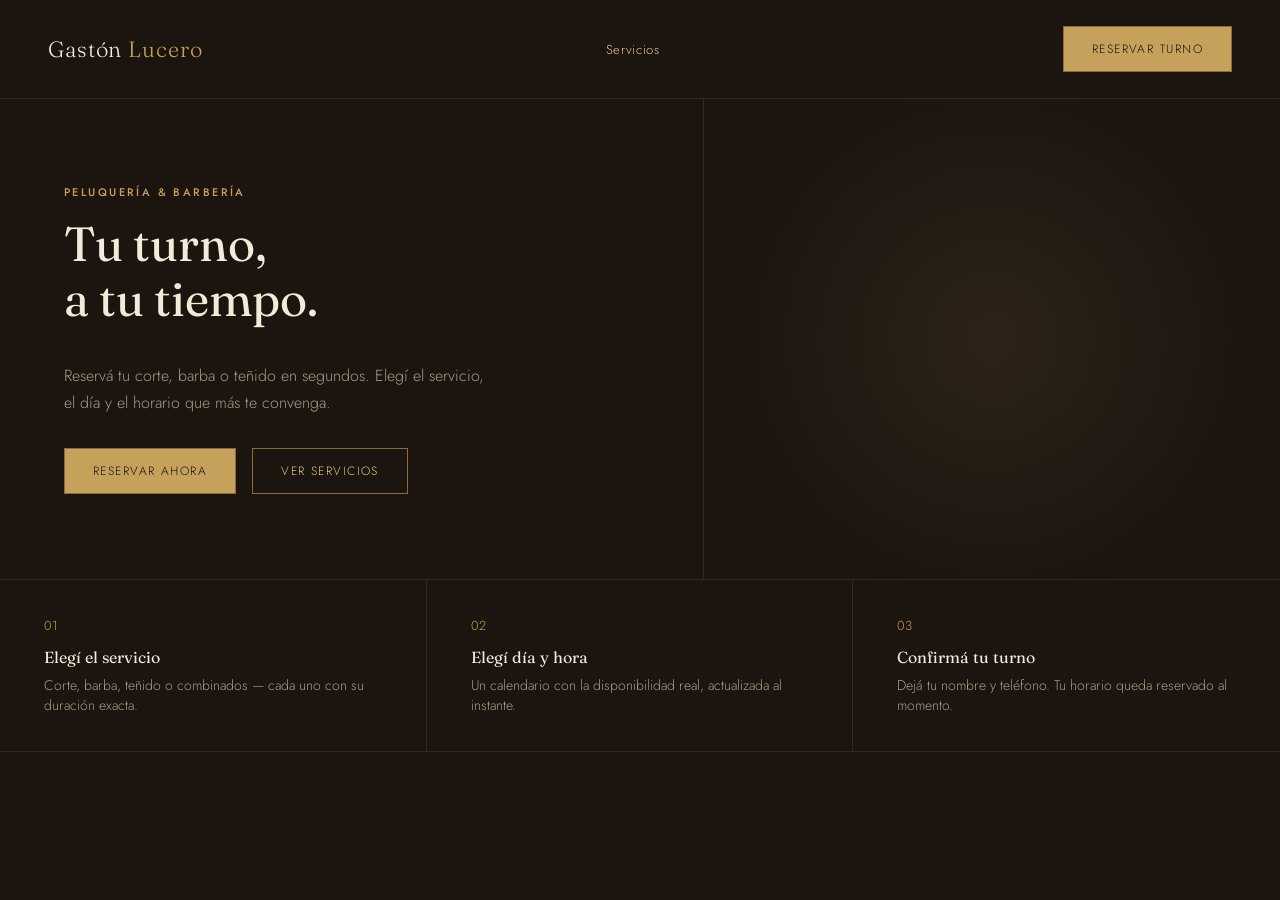
<file: index.html>
<!DOCTYPE html>
<html lang="es">
<head>
<meta charset="UTF-8">
<title>Gastón Lucero — Peluquería</title>
<meta name="viewport" content="width=device-width, initial-scale=1.0">
<style>
@import url('https://fonts.googleapis.com/css2?family=Fraunces:opsz,wght@9..144,300;9..144,400;9..144,500;9..144,600&family=Jost:wght@300;400;500;600&display=swap');

:root{
  --bg-deep:#1B140F;
  --bg-card:#241B15;
  --bg-card-2:#2D2318;
  --gold:#C6A15B;
  --gold-soft:#E4C98A;
  --gold-dark:#8C6C33;
  --cream:#F3EAD9;
  --muted:#A99B85;
  --line:rgba(198,161,91,0.28);
  --line-soft:rgba(198,161,91,0.14);
  --danger:#C6685A;
}
*{box-sizing:border-box;}
body{
  margin:0;
  background:var(--bg-deep);
  color:var(--cream);
  font-family:'Jost',sans-serif;
  font-weight:300;
}
h1,h2,h3,.serif{font-family:'Fraunces',serif;}
a{color:var(--gold-soft); text-decoration:none;}
.eyebrow{
  font-family:'Jost',sans-serif;
  letter-spacing:.22em;
  text-transform:uppercase;
  font-size:11px;
  color:var(--gold);
  font-weight:500;
}
.site-header{
  display:flex; justify-content:space-between; align-items:center;
  padding:26px 48px; border-bottom:1px solid var(--line-soft);
}
.brand{font-family:'Fraunces',serif; font-size:22px; letter-spacing:.04em;}
.brand span{color:var(--gold);}
.site-nav{display:flex; gap:36px; font-size:13px; letter-spacing:.05em; color:var(--muted);}
.btn{
  font-family:'Jost',sans-serif; font-size:12px; letter-spacing:.12em; text-transform:uppercase;
  padding:13px 28px; border:1px solid var(--gold-dark); background:transparent;
  color:var(--gold-soft); cursor:pointer; transition:.2s;
}
.btn:hover{background:var(--gold); color:var(--bg-deep); border-color:var(--gold);}
.btn.solid{background:var(--gold); color:var(--bg-deep);}
.btn.solid:hover{background:var(--gold-soft);}
.btn:disabled{opacity:.4; cursor:not-allowed;}
.section-pad{padding:60px 64px;}
.section-head{max-width:520px; margin-bottom:40px;}
.section-head h2{font-size:30px; font-weight:400; margin:14px 0 0;}

.services-grid{display:grid; grid-template-columns:repeat(2,1fr); gap:1px; background:var(--line-soft); border:1px solid var(--line-soft);}
.service-card{background:var(--bg-deep); padding:28px 32px; display:flex; justify-content:space-between; align-items:flex-start; gap:20px;}
.service-card h3{font-size:18px; font-weight:400; margin:0 0 8px;}
.service-card p{color:var(--muted); font-size:13px; margin:0;}
.service-price{font-family:'Fraunces',serif; color:var(--gold-soft); font-size:19px; white-space:nowrap;}
.service-duration{display:block; font-size:11px; color:var(--muted); letter-spacing:.08em; margin-top:4px;}

.booking-wrap{display:grid; grid-template-columns:1fr 1fr; border-top:1px solid var(--line-soft);}
.booking-col{padding:48px 48px;}
.booking-col + .booking-col{border-left:1px solid var(--line-soft);}
.step-label{display:flex; align-items:center; gap:12px; margin-bottom:22px;}
.step-num{font-family:'Fraunces',serif; color:var(--gold); font-size:14px; border:1px solid var(--gold-dark); border-radius:50%; width:26px; height:26px; display:flex; align-items:center; justify-content:center;}
.service-pick{display:flex; flex-direction:column; gap:10px; margin-bottom:36px;}
.pick-row{display:flex; justify-content:space-between; align-items:center; padding:14px 18px; border:1px solid var(--line); cursor:pointer; font-size:14px;}
.pick-row.selected{border-color:var(--gold); background:rgba(198,161,91,0.08); color:var(--gold-soft);}
.pick-row span:last-child{color:var(--muted); font-size:12px;}
.pick-row.selected span:last-child{color:var(--gold);}

.day-strip{display:flex; gap:8px; margin-bottom:24px; flex-wrap:wrap;}
.day-chip{width:56px; padding:10px 0; text-align:center; border:1px solid var(--line); font-size:12px; cursor:pointer;}
.day-chip .d{display:block; color:var(--muted); font-size:10px; letter-spacing:.08em; text-transform:uppercase; margin-bottom:4px;}
.day-chip.selected{border-color:var(--gold); background:rgba(198,161,91,0.08); color:var(--gold-soft);}
.day-chip.disabled{opacity:.3; text-decoration:line-through; cursor:not-allowed;}

.slot-grid{display:grid; grid-template-columns:repeat(4,1fr); gap:8px; margin-bottom:36px;}
.slot{padding:11px 0; text-align:center; font-size:13px; border:1px solid var(--line); cursor:pointer;}
.slot.selected{border-color:var(--gold); background:var(--gold); color:var(--bg-deep);}
.slot.taken{border-color:var(--line-soft); color:var(--muted); opacity:.35; text-decoration:line-through; cursor:not-allowed;}

.field{margin-bottom:20px;}
.field label{display:block; font-size:11px; letter-spacing:.1em; text-transform:uppercase; color:var(--muted); margin-bottom:8px;}
.field input{width:100%; background:transparent; border:none; border-bottom:1px solid var(--line); color:var(--cream); font-family:'Jost',sans-serif; font-size:15px; padding:8px 2px;}
.field input:focus{outline:none; border-bottom-color:var(--gold);}
.summary-card{margin-top:28px; padding:22px; border:1px solid var(--line); background:var(--bg-card);}
.summary-card .row{display:flex; justify-content:space-between; font-size:13px; padding:6px 0; color:var(--muted);}
.summary-card .row span:last-child{color:var(--cream);}
.summary-card .total{border-top:1px solid var(--line-soft); margin-top:6px; padding-top:12px; font-family:'Fraunces',serif; font-size:17px; color:var(--gold-soft);}

.msg{padding:14px 18px; font-size:13px; margin-bottom:20px; border:1px solid; display:none;}
.msg.show{display:block;}
.msg.error{border-color:var(--danger); color:var(--danger);}
.msg.success{border-color:var(--gold); color:var(--gold-soft);}

.panel-shell{display:grid; grid-template-columns:220px 1fr; min-height:600px;}
.panel-side{border-right:1px solid var(--line-soft); padding:36px 0;}
.panel-side .p-item{padding:14px 32px; font-size:13px; color:var(--muted); cursor:pointer; border-left:2px solid transparent;}
.panel-side .p-item.active{color:var(--gold-soft); border-left:2px solid var(--gold); background:rgba(198,161,91,0.06);}
.panel-main{padding:40px 44px;}
.panel-top{display:flex; justify-content:space-between; align-items:center; margin-bottom:28px;}
.panel-top h2{font-size:22px; font-weight:400; margin:0;}
.day-nav{display:flex; align-items:center; gap:18px; color:var(--muted); font-size:13px;}
.day-nav .arrow{cursor:pointer; color:var(--gold); background:none; border:none; font-size:16px; font-family:inherit;}

.agenda{border-top:1px solid var(--line-soft);}
.agenda-row{display:grid; grid-template-columns:80px 1fr 140px 100px; align-items:center; padding:16px 0; border-bottom:1px solid var(--line-soft); font-size:14px;}
.agenda-row .time{color:var(--gold); font-family:'Fraunces',serif; font-size:15px;}
.agenda-row .client{color:var(--cream);}
.agenda-row .service{color:var(--muted); font-size:12px;}
.status-tag{font-size:10px; letter-spacing:.08em; text-transform:uppercase; padding:5px 10px; text-align:center; width:fit-content;}
.status-tag.reservado{border:1px solid var(--gold-dark); color:var(--gold-soft);}
.status-tag.bloqueado{border:1px solid var(--muted); color:var(--muted);}
.row-actions{color:var(--muted); font-size:12px; text-align:right; cursor:pointer; background:none; border:none; font-family:inherit;}
.row-actions:hover{color:var(--danger);}

.login-wrap{max-width:360px; margin:100px auto; padding:0 24px;}
.login-wrap h2{margin-bottom:30px;}

.price-row{display:flex; justify-content:space-between; align-items:center; padding:14px 0; border-bottom:1px solid var(--line-soft); gap:16px;}
.price-row input{width:110px; background:var(--bg-card); border:1px solid var(--line); color:var(--cream); padding:8px 10px; font-family:'Jost',sans-serif;}

</style>
<style>
  .hero{display:grid; grid-template-columns:1.1fr .9fr; min-height:480px;}
  .hero-copy{padding:70px 64px; display:flex; flex-direction:column; justify-content:center; border-right:1px solid var(--line-soft);}
  .hero-copy h1{font-size:48px; font-weight:400; line-height:1.15; margin:16px 0 20px;}
  .hero-copy p{color:var(--muted); font-size:16px; line-height:1.7; max-width:420px; margin-bottom:32px;}
  .hero-visual{display:flex; align-items:center; justify-content:center; background:radial-gradient(circle at 50% 50%, var(--bg-card-2) 0%, var(--bg-deep) 72%);}
  .strip{display:grid; grid-template-columns:repeat(3,1fr); border-top:1px solid var(--line-soft); border-bottom:1px solid var(--line-soft);}
  .strip>div{padding:36px 44px; border-right:1px solid var(--line-soft);}
  .strip>div:last-child{border-right:none;}
  .strip h3{font-size:16px; font-weight:400; margin:0 0 8px;}
  .strip p{color:var(--muted); font-size:14px; margin:0;}
  .strip .num{color:var(--gold); font-size:13px; margin-bottom:12px; display:block;}
  @media (max-width:900px){ .hero{grid-template-columns:1fr;} .strip{grid-template-columns:1fr;} }
</style>
</head>
<body>

<div class="site-header">
  <div class="brand">Gastón <span>Lucero</span></div>
  <div class="site-nav"><a href="servicios.html">Servicios</a></div>
  <a class="btn solid" href="reserva.html">Reservar turno</a>
</div>

<div class="hero">
  <div class="hero-copy">
    <span class="eyebrow">Peluquería &amp; barbería</span>
    <h1>Tu turno,<br>a tu tiempo.</h1>
    <p>Reservá tu corte, barba o teñido en segundos. Elegí el servicio, el día y el horario que más te convenga.</p>
    <div style="display:flex; gap:16px;">
      <a class="btn solid" href="reserva.html">Reservar ahora</a>
      <a class="btn" href="servicios.html">Ver servicios</a>
    </div>
  </div>
  <div class="hero-visual"></div>
</div>

<div class="strip">
  <div>
    <span class="num">01</span>
    <h3>Elegí el servicio</h3>
    <p>Corte, barba, teñido o combinados — cada uno con su duración exacta.</p>
  </div>
  <div>
    <span class="num">02</span>
    <h3>Elegí día y hora</h3>
    <p>Un calendario con la disponibilidad real, actualizada al instante.</p>
  </div>
  <div>
    <span class="num">03</span>
    <h3>Confirmá tu turno</h3>
    <p>Dejá tu nombre y teléfono. Tu horario queda reservado al momento.</p>
  </div>
</div>

</body>
</html>
</file>
